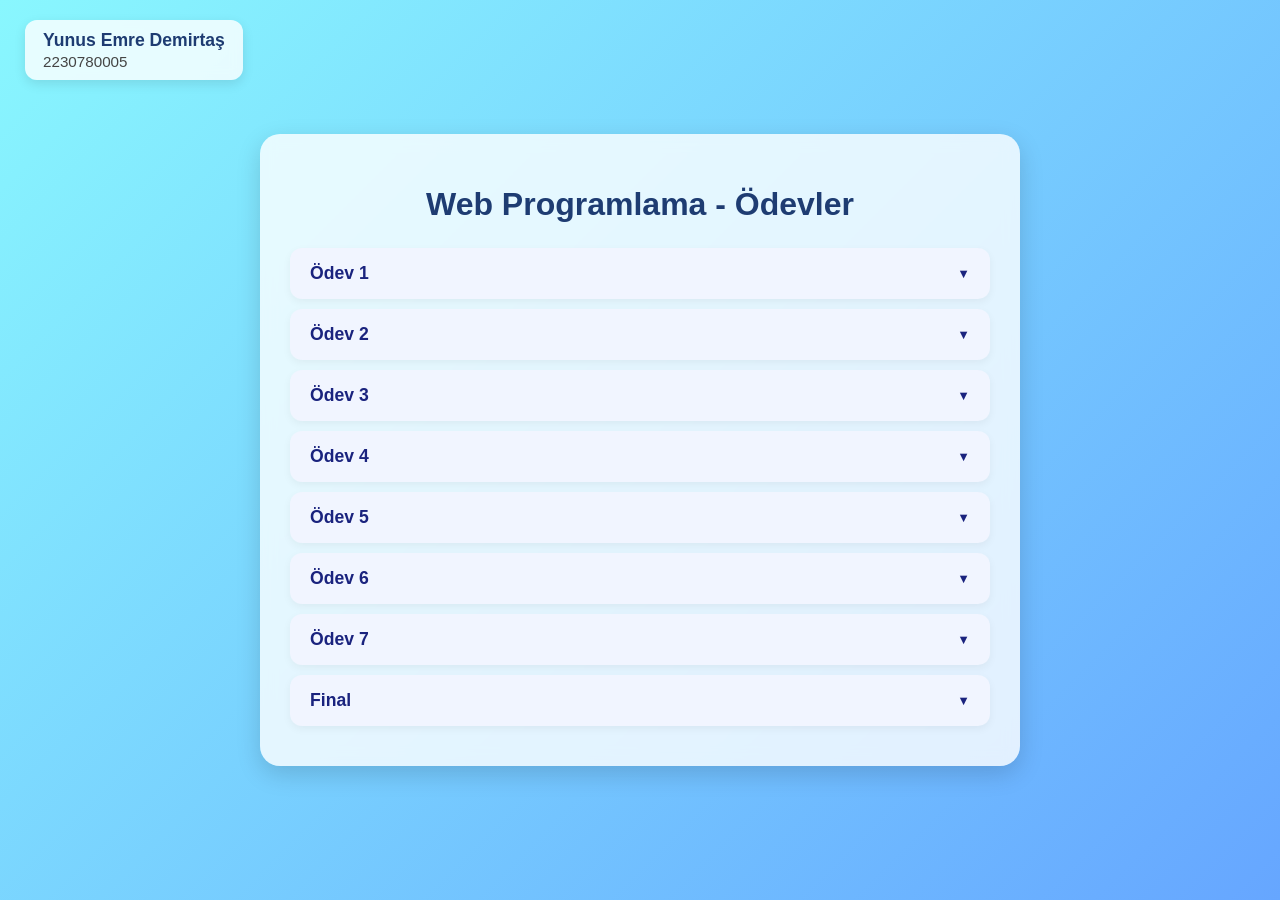
<file: index.html>
<!DOCTYPE html>
<html lang="tr">
<head>
  <meta charset="UTF-8">
  <meta name="viewport" content="width=device-width, initial-scale=1.0">
  <title>Web Programlama - Ödevler</title>
  <style>
    /* Genel görünüm */
    body {
      font-family: "Poppins", sans-serif;
      background: linear-gradient(135deg, #89f7fe, #66a6ff);
      min-height: 100vh;
      display: flex;
      justify-content: center;
      align-items: center;
      margin: 0;
      color: #333;
    }

    /* Sol üst köşe bilgi kutusu */
    .info-box {
      position: absolute;
      top: 20px;
      left: 25px;
      background-color: #ffffffcc;
      backdrop-filter: blur(6px);
      border-radius: 12px;
      padding: 10px 18px;
      box-shadow: 0 4px 12px rgba(0, 0, 0, 0.1);
      text-align: left;
    }

    .info-box h2 {
      margin: 0;
      font-size: 1.1rem;
      color: #1e3c72;
      font-weight: 600;
    }

    .info-box p {
      margin: 2px 0 0;
      font-size: 0.95rem;
      color: #444;
      font-weight: 500;
    }

    /* Kart kutusu */
    .container {
      background-color: #ffffffcc;
      backdrop-filter: blur(8px);
      width: 90%;
      max-width: 700px;
      border-radius: 20px;
      box-shadow: 0 8px 25px rgba(0, 0, 0, 0.15);
      padding: 30px;
      text-align: center;
    }

    h1 {
      color: #1e3c72;
      margin-bottom: 25px;
      font-weight: 700;
    }

    /* Accordion yapısı */
    details {
      background: #f1f5ff;
      border-radius: 12px;
      margin: 10px 0;
      padding: 15px 20px;
      box-shadow: 0 3px 8px rgba(0, 0, 0, 0.05);
      transition: all 0.3s ease;
      cursor: pointer;
    }

    details:hover {
      background: #e2ecff;
      transform: scale(1.01);
    }

    summary {
      font-size: 1.1rem;
      font-weight: 600;
      color: #1a237e;
      display: flex;
      justify-content: space-between;
      align-items: center;
      list-style: none;
    }

    summary::-webkit-details-marker {
      display: none;
    }

    details[open] summary::after {
      content: "▲";
      font-size: 0.8rem;
    }

    summary::after {
      content: "▼";
      font-size: 0.8rem;
    }

    /* Link butonu */
    a {
      display: inline-block;
      margin-top: 10px;
      text-decoration: none;
      color: #fff;
      background: linear-gradient(135deg, #667eea, #764ba2);
      padding: 10px 18px;
      border-radius: 8px;
      font-weight: 500;
      transition: all 0.3s ease;
    }

    a:hover {
      background: linear-gradient(135deg, #764ba2, #667eea);
      transform: translateY(-2px);
    }

    footer {
      margin-top: 20px;
      font-size: 0.9rem;
      color: #555;
    }
  </style>
</head>
<body>

  <!-- Sol üst köşe bilgi kutusu -->
  <div class="info-box">
    <h2>Yunus Emre Demirtaş</h2>
    <p>2230780005</p>
  </div>

  <div class="container">
    <h1>Web Programlama - Ödevler</h1>

    <details>
      <summary>Ödev 1</summary>
      <a href="https://yunusemre7895123-cmd.github.io/web311/%C3%B6dev1.html">Ödev Dosyalarına Git →</a>
    </details>

    <details>
      <summary>Ödev 2</summary>
      <a href="https://yunusemre7895123-cmd.github.io/web311/%C3%B6dev2.html">Ödev Dosyalarına Git →</a>
    </details>

   <details>
      <summary>Ödev 3</summary>
      <a href="https://yunusemre7895123-cmd.github.io/web311/%C3%B6dev3.html">Ödev Dosyalarına Git →</a>
    </details>


    <details>
      <summary>Ödev 4</summary>
      <a href="https://yunusemre7895123-cmd.github.io/web311/%C3%B6dev4.html">Ödev Dosyalarına Git →</a>
    </details>

    <details>
      <summary>Ödev 5</summary>
      <a href="https://yunusemre7895123-cmd.github.io/web311/%C3%B6dev5/%C3%B6dev5.html">Ödev Dosyalarına Git →</a>
    </details>

    <details>
      <summary>Ödev 6</summary>
      <a href="https://yunusemre7895123-cmd.github.io/web311/%C3%96dev6/index.html">Ödev Dosyalarına Git →</a>
    </details>
    <details>
      <summary>Ödev 7</summary>
      <a href="https://yunusemre7895123-cmd.github.io/web311/ödev7.php">Ödev Dosyalarına Git →</a>
    </details>
    <details>
      <summary>Final</summary>
      <a href="https://web311-kappa.vercel.app">Ödev Dosyalarına Git →</a>
    </details>
</file>
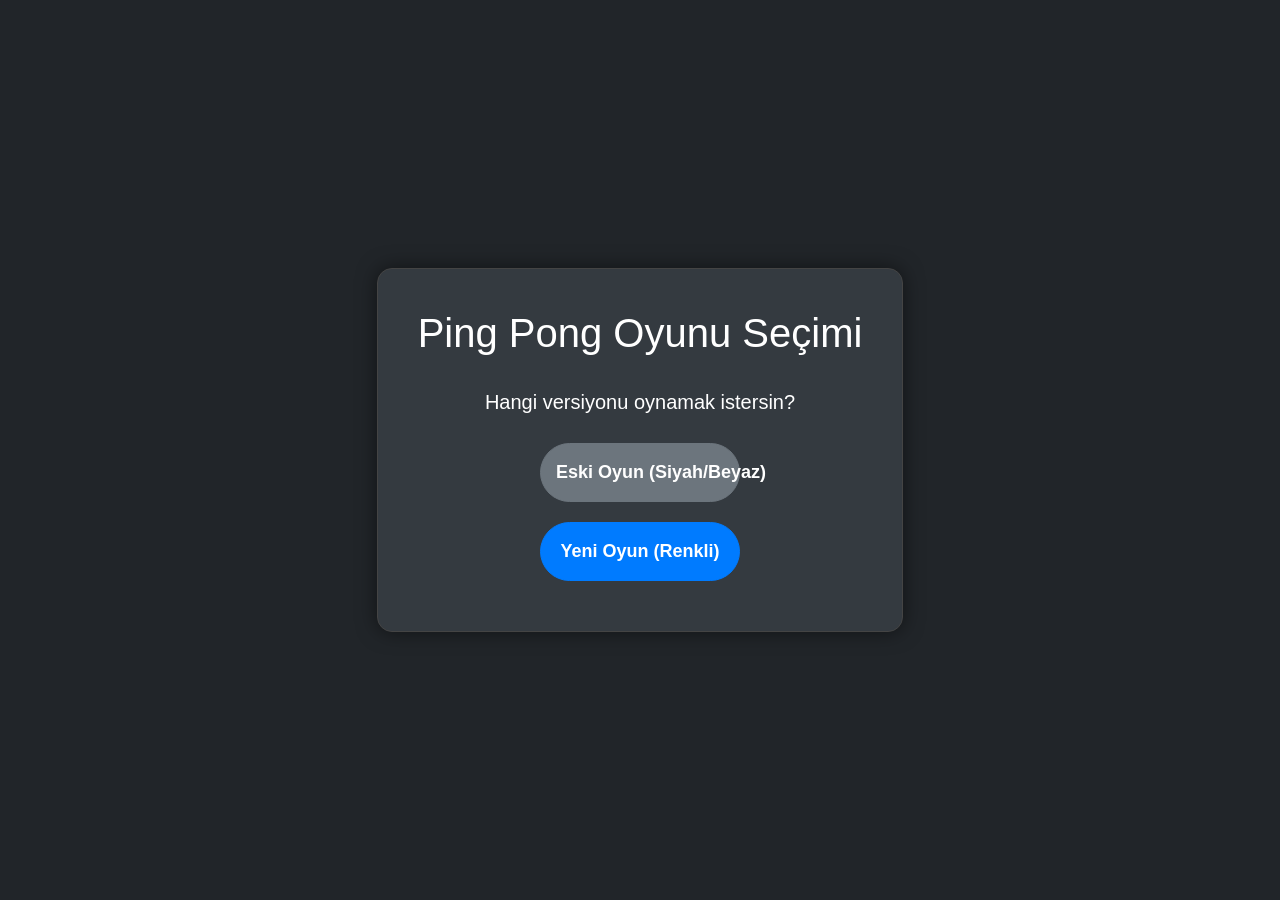
<file: Ödev6/index.html>
<!DOCTYPE html>
<html lang="tr">
<head>
    <meta charset="UTF-8">
    <meta name="viewport" content="width=device-width, initial-scale=1.0">
    <title>Talha - Ping Pong Game Versiyonları</title>
    <link rel="stylesheet" href="https://maxcdn.bootstrapcdn.com/bootstrap/4.0.0/css/bootstrap.min.css">
    <style>
        body {
            background-color: #212529; /* Koyu arka plan */
            color: white;
            display: flex;
            flex-direction: column;
            align-items: center;
            justify-content: center;
            height: 100vh;
            margin: 0;
            font-family: 'Arial', sans-serif;
        }
        .welcome-box {
            background-color: #343a40;
            padding: 40px;
            border-radius: 15px;
            text-align: center;
            box-shadow: 0 0 20px rgba(0,0,0,0.5);
            border: 1px solid #444;
        }
        h1 { margin-bottom: 30px; }
        .btn-game {
            width: 200px;
            padding: 15px;
            margin: 10px;
            font-size: 18px;
            font-weight: bold;
            border-radius: 50px;
            transition: transform 0.2s;
        }
        .btn-game:hover {
            transform: scale(1.05);
        }
    </style>
</head>
<body>

    <div class="welcome-box">
        <h1>Ping Pong Oyunu Seçimi</h1>
        <p class="lead">Hangi versiyonu oynamak istersin?</p>
        
        <a href="eski/index.html" class="btn btn-secondary btn-game">
            Eski Oyun (Siyah/Beyaz)
        </a>
        
        <br>

        <a href="yeni/index.html" class="btn btn-primary btn-game">
            Yeni Oyun (Renkli)
        </a>
    </div>

</body>
</html>
</file>
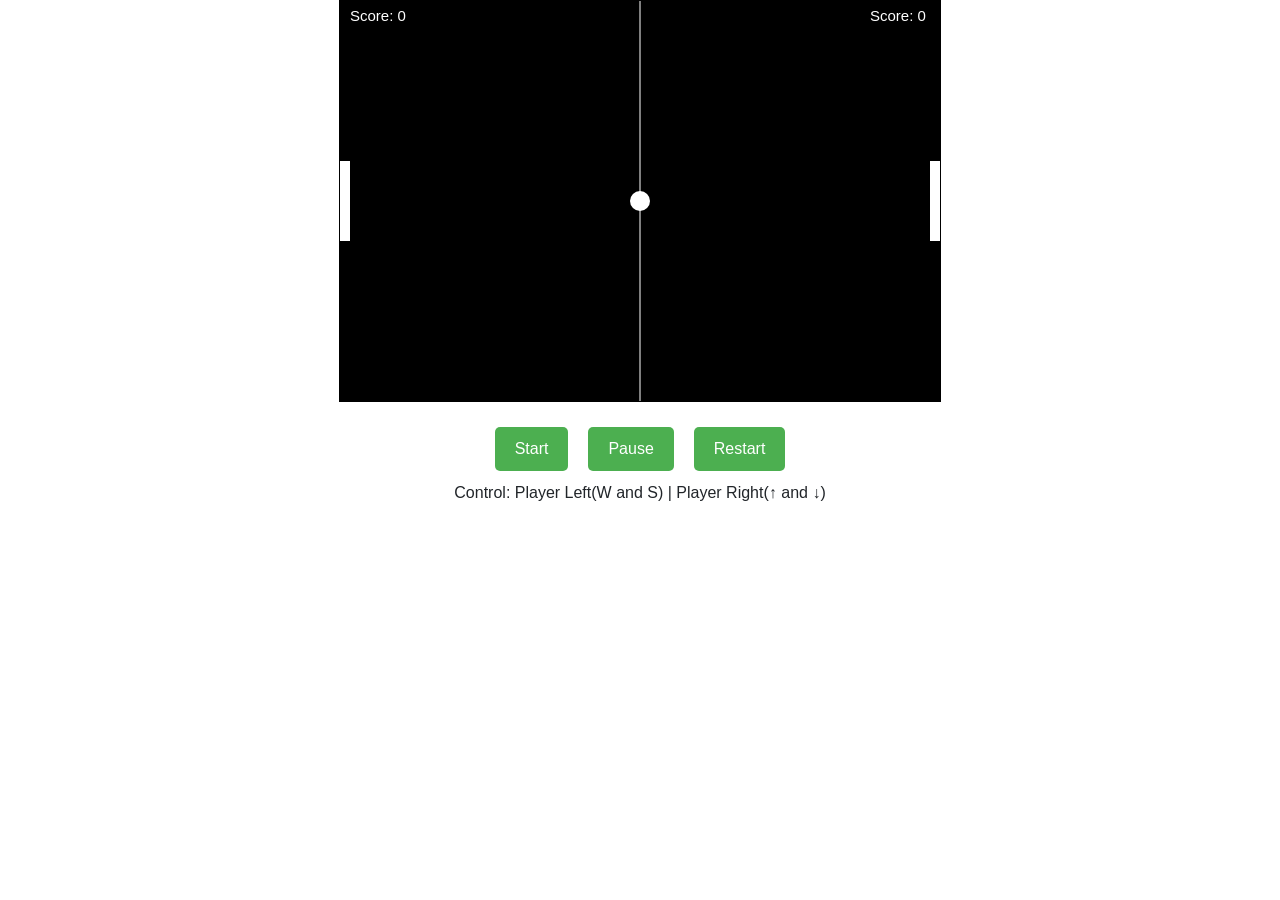
<file: Ödev6/eski/index.html>
<!DOCTYPE html>
<html>
  <head>
    <title>Talha - Ping Pong Game</title>
    <!-- Add the Bootstrap CSS file -->
    <link
      rel="stylesheet"
      href="https://maxcdn.bootstrapcdn.com/bootstrap/4.0.0/css/bootstrap.min.css"
    />

    <link rel="icon" href="https://i.ibb.co/M6KTWnf/pic.jpg" />

    <!-- 👇🏻👇🏻👇🏻👇🏻👇🏻👇🏻👇🏻👇🏻👇🏻👇🏻👇🏻👇🏻👇🏻👇🏻👇🏻👇🏻👇🏻👇🏻👇🏻👇🏻👇🏻👇🏻👇🏻👇🏻👇🏻👇🏻👇🏻👇🏻👇🏻👇🏻👇🏻👇🏻👇🏻👇🏻👇🏻👇🏻👇🏻👇🏻👇🏻👇🏻👇🏻👇🏻👇🏻-->
    <!-- Also uploaded the demo of this code in a gif : https://c.tenor.com/x8v1oNUOmg4AAAAd/tenor.gif-->
    <!-- 👆🏻👆🏻👆🏻👆🏻👆🏻👆🏻👆🏻👆🏻👆🏻👆🏻👆🏻👆🏻👆🏻👆🏻👆🏻👆🏻👆🏻👆🏻👆🏻👆🏻👆🏻👆🏻👆🏻👆🏻👆🏻👆🏻👆🏻👆🏻👆🏻👆🏻👆🏻👆🏻👆🏻👆🏻👆🏻👆🏻👆🏻👆🏻👆🏻👆🏻👆🏻👆🏻👆🏻-->

    <!-- 👇🏻👇🏻👇🏻👇🏻👇🏻👇🏻👇🏻👇🏻👇🏻👇🏻👇🏻👇🏻👇🏻👇🏻👇🏻👇🏻👇🏻👇🏻👇🏻👇🏻👇🏻👇🏻👇🏻👇🏻👇🏻👇🏻👇🏻👇🏻👇🏻👇🏻👇🏻👇🏻👇🏻👇🏻👇🏻👇🏻👇🏻👇🏻👇🏻👇🏻👇🏻👇🏻👇🏻-->
    <!-- More html-css-js Games Calculators Games Cards Elements Projects on https://www.github.com/he-is-talha -->
    <!-- 👆🏻👆🏻👆🏻👆🏻👆🏻👆🏻👆🏻👆🏻👆🏻👆🏻👆🏻👆🏻👆🏻👆🏻👆🏻👆🏻👆🏻👆🏻👆🏻👆🏻👆🏻👆🏻👆🏻👆🏻👆🏻👆🏻👆🏻👆🏻👆🏻👆🏻👆🏻👆🏻👆🏻👆🏻👆🏻👆🏻👆🏻👆🏻👆🏻👆🏻👆🏻👆🏻👆🏻-->

    <!-- Add the Bootstrap JavaScript file -->

    <link rel="stylesheet" href="style.css" />
    <style>
      canvas {
        border: 1px solid black;
      }
    </style>
  </head>
  <body>
    <div class="container">
      <canvas id="canvas" width="600" height="400"></canvas>
    </div>
    <div class="button">
      <button id="start-btn" class="btn">Start</button>
      <button id="pause-btn" class="btn">Pause</button>
      <button id="restart-btn" class="btn">Restart</button>
    </div>
    <p class="control">Control: Player Left(W and S) | Player Right(↑ and ↓)</p>
    <!-- Add a modal element with an ID -->
    <div class="modal" tabindex="-1" role="dialog" id="message-modal">
      <div class="modal-dialog" role="document">
        <div class="modal-content">
          <div class="modal-body">
            <h5 id="message"></h5>
          </div>
          <div class="modal-footer">
            <button
              type="button"
              id="message-modal-close"
              class="btn btn-secondary"
              data-dismiss="modal"
            >
              Close
            </button>
          </div>
        </div>
      </div>
    </div>

    <script src="https://code.jquery.com/jquery-3.6.0.min.js"></script>
    <script src="https://maxcdn.bootstrapcdn.com/bootstrap/4.0.0/js/bootstrap.min.js"></script>
    <script src="script.js"></script>
  </body>
</html>
</file>
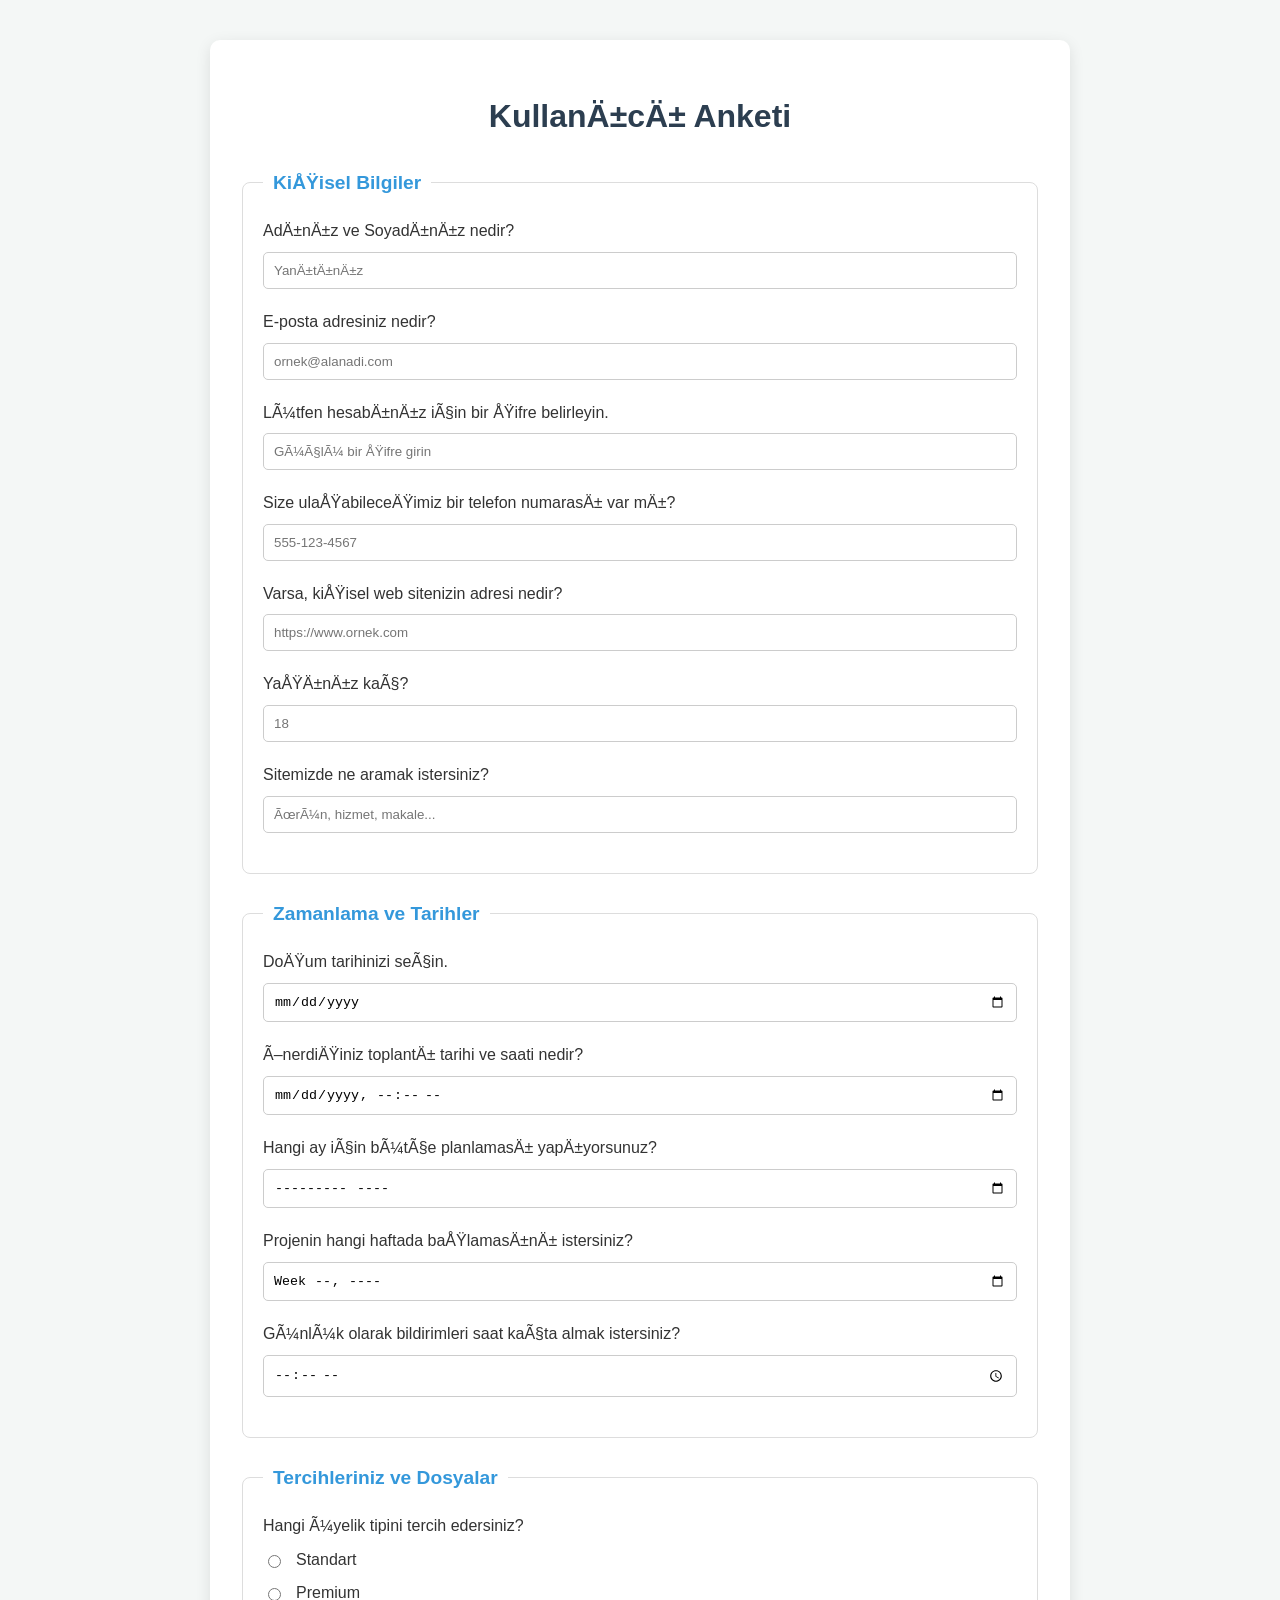
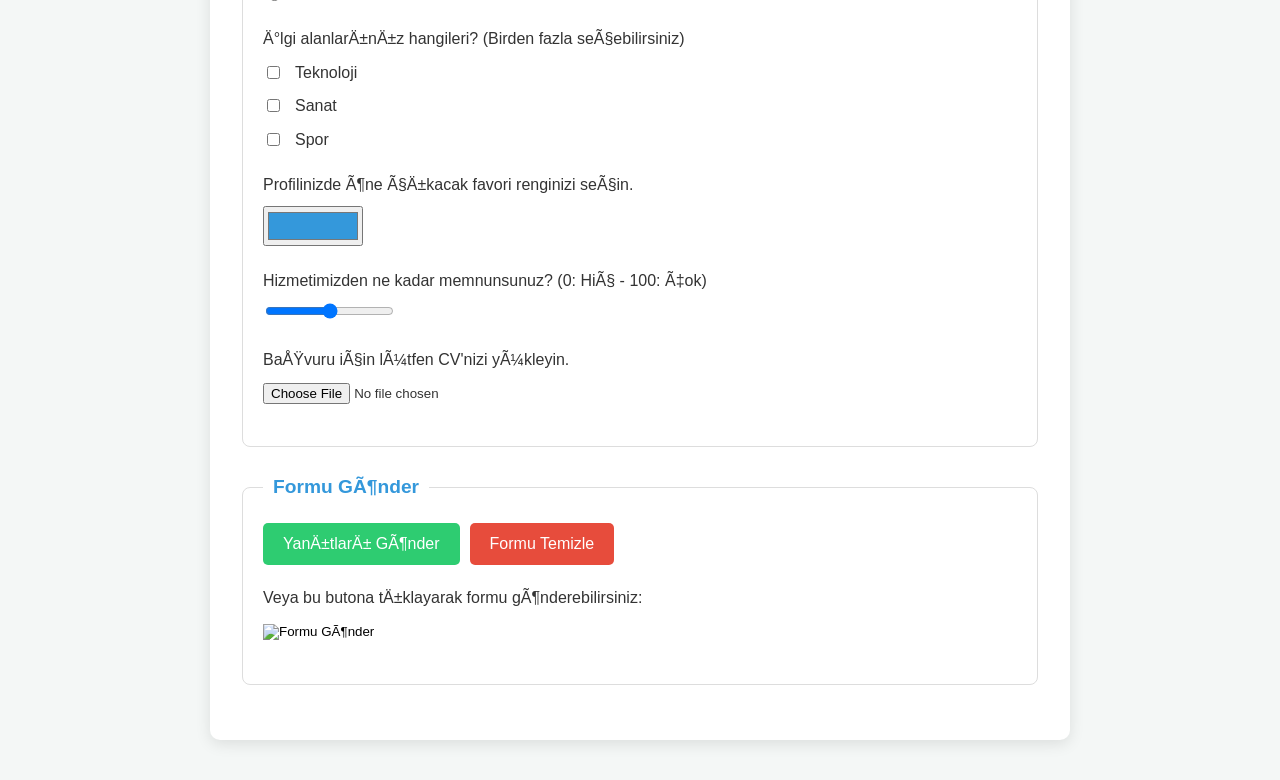
<file: ödev1.html>
<!DOCTYPE html>
<html lang="tr">
<head>
    <meta charset="UTF--8">
    <meta name="viewport" content="width=device-width, initial-scale=1.0">
    <title>Anket Formu | Tüm Input Türleri</title>
    <style>
        body {
            font-family: -apple-system, BlinkMacSystemFont, "Segoe UI", Roboto, Helvetica, Arial, sans-serif;
            background-color: #f4f7f6;
            color: #333;
            line-height: 1.6;
            margin: 0;
            padding: 20px;
        }

        .form-container {
            max-width: 800px;
            margin: 20px auto;
            padding: 30px;
            background-color: #ffffff;
            border-radius: 10px;
            box-shadow: 0 4px 15px rgba(0, 0, 0, 0.1);
        }

        h1 {
            text-align: center;
            color: #2c3e50;
            margin-bottom: 25px;
        }

        fieldset {
            border: 1px solid #ddd;
            border-radius: 8px;
            padding: 20px;
            margin-bottom: 25px;
        }

        legend {
            font-size: 1.2em;
            font-weight: 600;
            color: #3498db;
            padding: 0 10px;
        }
        
        .form-group {
            margin-bottom: 20px;
        }

        label {
            display: block;
            margin-bottom: 8px;
            font-weight: 500;
        }

        input[type="text"],
        input[type="password"],
        input[type="email"],
        input[type="number"],
        input[type="tel"],
        input[type="url"],
        input[type="search"],
        input[type="date"],
        input[type="time"],
        input[type="datetime-local"],
        input[type="month"],
        input[type="week"] {
            width: 100%;
            padding: 10px;
            border: 1px solid #ccc;
            border-radius: 5px;
            box-sizing: border-box;
            transition: border-color 0.3s;
        }
        
        input:focus {
            border-color: #3498db;
            outline: none;
            box-shadow: 0 0 5px rgba(52, 152, 219, 0.5);
        }
        
        .button-group {
            display: flex;
            gap: 10px;
            flex-wrap: wrap;
        }
        
        input[type="submit"],
        input[type="reset"],
        input[type="button"] {
            padding: 12px 20px;
            border: none;
            border-radius: 5px;
            color: white;
            font-size: 1em;
            cursor: pointer;
            transition: background-color 0.3s, transform 0.2s;
        }

        input[type="submit"] { background-color: #2ecc71; }
        input[type="reset"] { background-color: #e74c3c; }

        input[type="submit"]:hover { background-color: #27ae60; transform: translateY(-2px); }
        input[type="reset"]:hover { background-color: #c0392b; transform: translateY(-2px); }

        .choice-group {
            display: flex;
            align-items: center;
            gap: 10px;
            margin-bottom: 8px;
        }
        .choice-group label {
            margin-bottom: 0;
            font-weight: normal;
        }
        
        input[type="checkbox"], input[type="radio"]{
            margin-right: 5px;
        }
    </style>
</head>
<body>

    <div class="form-container">
        <h1>Kullanıcı Anketi</h1>
        <form action="#" method="post">

            <fieldset>
                <legend>Kişisel Bilgiler</legend>
                
                <div class="form-group">
                    <label for="text">Adınız ve Soyadınız nedir?</label>
                    <input type="text" id="text" name="ad_soyad" placeholder="Yanıtınız">
                </div>
                
                <div class="form-group">
                    <label for="email">E-posta adresiniz nedir?</label>
                    <input type="email" id="email" name="email" placeholder="ornek@alanadi.com" required>
                </div>

                <div class="form-group">
                    <label for="password">Lütfen hesabınız için bir şifre belirleyin.</label>
                    <input type="password" id="password" name="password" placeholder="Güçlü bir şifre girin">
                </div>
                
                <div class="form-group">
                    <label for="tel">Size ulaşabileceğimiz bir telefon numarası var mı?</label>
                    <input type="tel" id="tel" name="telefon" placeholder="555-123-4567">
                </div>
                
                <div class="form-group">
                    <label for="url">Varsa, kişisel web sitenizin adresi nedir?</label>
                    <input type="url" id="url" name="website" placeholder="https://www.ornek.com">
                </div>
                
                <div class="form-group">
                    <label for="number">Yaşınız kaç?</label>
                    <input type="number" id="number" name="yas" min="13" max="120" placeholder="18">
                </div>
                 <div class="form-group">
                    <label for="search">Sitemizde ne aramak istersiniz?</label>
                    <input type="search" id="search" name="arama" placeholder="Ürün, hizmet, makale...">
                </div>
            </fieldset>

            <fieldset>
                <legend>Zamanlama ve Tarihler</legend>
                
                <div class="form-group">
                    <label for="date">Doğum tarihinizi seçin.</label>
                    <input type="date" id="date" name="dogum_tarihi">
                </div>
                
                <div class="form-group">
                    <label for="datetime-local">Önerdiğiniz toplantı tarihi ve saati nedir?</label>
                    <input type="datetime-local" id="datetime-local" name="toplanti_zamani">
                </div>
                
                <div class="form-group">
                    <label for="month">Hangi ay için bütçe planlaması yapıyorsunuz?</label>
                    <input type="month" id="month" name="butce_ayi">
                </div>
                
                <div class="form-group">
                    <label for="week">Projenin hangi haftada başlamasını istersiniz?</label>
                    <input type="week" id="week" name="proje_haftasi">
                </div>

                 <div class="form-group">
                    <label for="time">Günlük olarak bildirimleri saat kaçta almak istersiniz?</label>
                    <input type="time" id="time" name="bildirim_saati">
                </div>
            </fieldset>

            <fieldset>
                <legend>Tercihleriniz ve Dosyalar</legend>

                <div class="form-group">
                    <label>Hangi üyelik tipini tercih edersiniz?</label>
                    <div class="choice-group">
                        <input type="radio" id="standart" name="uyelik" value="standart">
                        <label for="standart">Standart</label>
                    </div>
                     <div class="choice-group">
                        <input type="radio" id="premium" name="uyelik" value="premium">
                        <label for="premium">Premium</label>
                    </div>
                </div>

                <div class="form-group">
                    <label>İlgi alanlarınız hangileri? (Birden fazla seçebilirsiniz)</label>
                    <div class="choice-group">
                        <input type="checkbox" id="teknoloji" name="ilgi" value="teknoloji">
                        <label for="teknoloji">Teknoloji</label>
                    </div>
                    <div class="choice-group">
                        <input type="checkbox" id="sanat" name="ilgi" value="sanat">
                        <label for="sanat">Sanat</label>
                    </div>
                    <div class="choice-group">
                        <input type="checkbox" id="spor" name="ilgi" value="spor">
                        <label for="spor">Spor</label>
                    </div>
                </div>

                <div class="form-group">
                    <label for="color">Profilinizde öne çıkacak favori renginizi seçin.</label>
                    <input type="color" id="color" name="favori_renk" value="#3498db" style="width: 100px; height: 40px;">
                </div>

                <div class="form-group">
                    <label for="range">Hizmetimizden ne kadar memnunsunuz? (0: Hiç - 100: Çok)</label>
                    <input type="range" id="range" name="memnuniyet" min="0" max="100" step="1">
                </div>
                
                <div class="form-group">
                    <label for="file">Başvuru için lütfen CV'nizi yükleyin.</label>
                    <input type="file" id="file" name="cv_dosyasi" accept=".pdf,.doc,.docx">
                </div>
            </fieldset>

            <fieldset>
                <legend>Formu Gönder</legend>
                <input type="hidden" name="form_id" value="anket_v1">
                <div class="button-group">
                    <input type="submit" value="Yanıtları Gönder">
                    <input type="reset" value="Formu Temizle">
                </div>
                <div class="form-group" style="margin-top:20px;">
                    <label for="image-button">Veya bu butona tıklayarak formu gönderebilirsiniz:</label>
                    <input type="image" id="image-button" src="https://via.placeholder.com/120x45.png?text=Gönder" alt="Formu Gönder">
                </div>
            </fieldset>

        </form>
    </div>

</body>
</html>
</file>
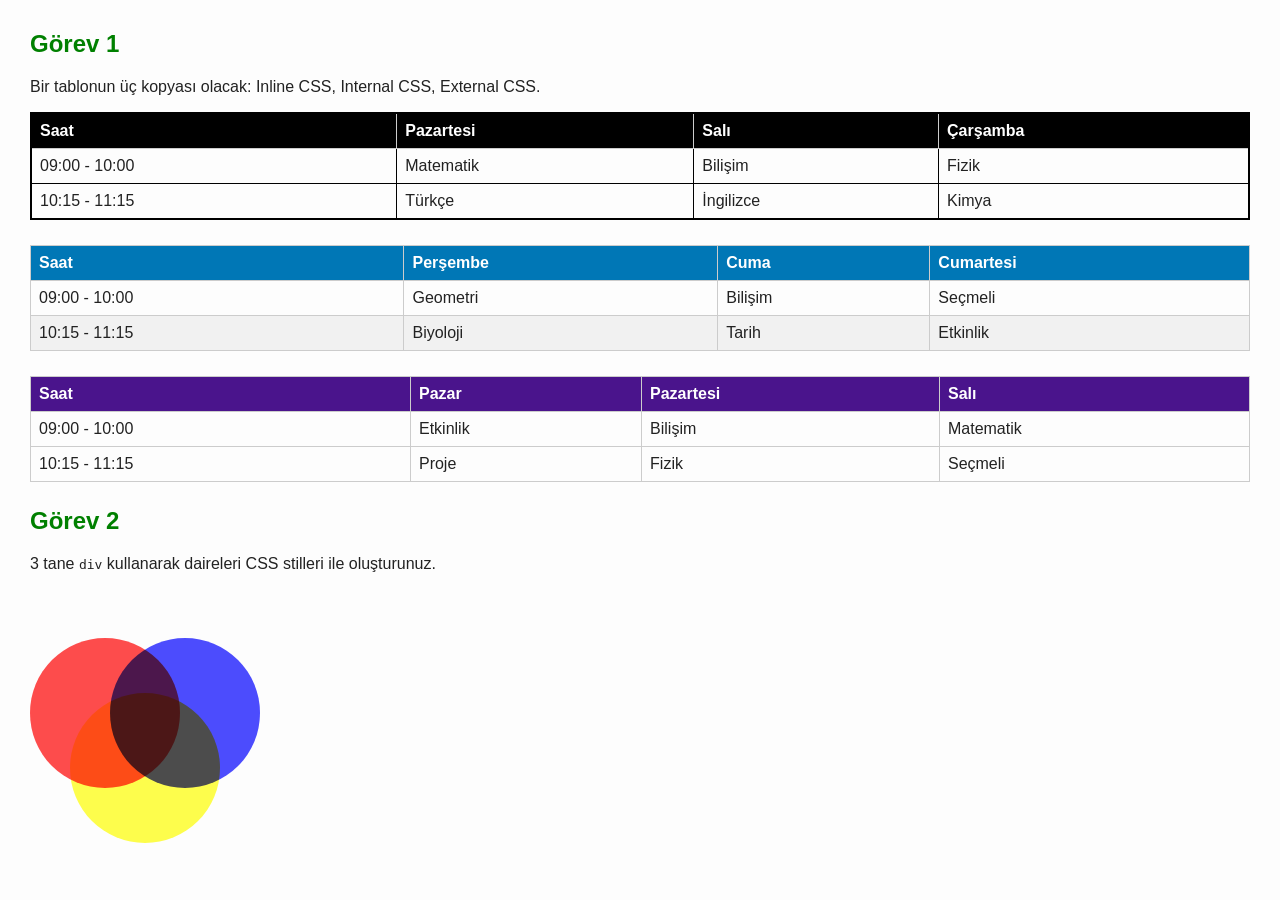
<file: ödev2.html>
<!DOCTYPE html>
<html lang="tr">
<head>
<meta charset="UTF-8">
<meta name="viewport" content="width=device-width, initial-scale=1.0">
<title>Lab Görevi</title>

<!-- INTERNAL CSS -->
<style>
body {
  font-family: Arial, sans-serif;
  margin: 30px;
  background-color: #fdfdfd;
  color: #222;
}

h2 {
  color: #008000;
}

table {
  width: 100%;
  border-collapse: collapse;
  margin-bottom: 25px;
}

th, td {
  padding: 8px;
  border: 1px solid #ccc;
  text-align: left;
}

thead {
  background-color: #444;
  color: white;
}

/* Internal CSS tablo (2. kopya) */
.internal th {
  background-color: #0077b6;
}
.internal tr:nth-child(even) {
  background-color: #f1f1f1;
}

/* External CSS tablo (3. kopya) */
.external th {
  background-color: #4a148c;
}
.external tr:hover {
  background-color: #fce4ec;
}

/* Görev 2 için daireler */
.venn {
  position: relative;
  width: 300px;
  height: 200px;
  margin-top: 40px;
}

.circle {
  width: 150px;
  height: 150px;
  border-radius: 50%;
  opacity: 0.7;
  position: absolute;
  mix-blend-mode: multiply;
}

.c1 { background-color: red; left: 0; top: 25px; }
.c2 { background-color: blue; left: 80px; top: 25px; }
.c3 { background-color: yellow; left: 40px; top: 80px; }
</style>
</head>
<body>

<!-- GÖREV 1 -->
<h2>Görev 1</h2>
<p>Bir tablonun üç kopyası olacak: Inline CSS, Internal CSS, External CSS.</p>

<!-- 1. Kopya: Inline CSS -->
<table style="border:2px solid #000;">
  <thead>
    <tr style="background:#000; color:#fff;">
      <th>Saat</th>
      <th>Pazartesi</th>
      <th>Salı</th>
      <th>Çarşamba</th>
    </tr>
  </thead>
  <tbody>
    <tr>
      <td style="border:1px solid #000;">09:00 - 10:00</td>
      <td style="border:1px solid #000;">Matematik</td>
      <td style="border:1px solid #000;">Bilişim</td>
      <td style="border:1px solid #000;">Fizik</td>
    </tr>
    <tr>
      <td style="border:1px solid #000;">10:15 - 11:15</td>
      <td style="border:1px solid #000;">Türkçe</td>
      <td style="border:1px solid #000;">İngilizce</td>
      <td style="border:1px solid #000;">Kimya</td>
    </tr>
  </tbody>
</table>

<!-- 2. Kopya: Internal CSS -->
<table class="internal">
  <thead>
    <tr>
      <th>Saat</th>
      <th>Perşembe</th>
      <th>Cuma</th>
      <th>Cumartesi</th>
    </tr>
  </thead>
  <tbody>
    <tr>
      <td>09:00 - 10:00</td>
      <td>Geometri</td>
      <td>Bilişim</td>
      <td>Seçmeli</td>
    </tr>
    <tr>
      <td>10:15 - 11:15</td>
      <td>Biyoloji</td>
      <td>Tarih</td>
      <td>Etkinlik</td>
    </tr>
  </tbody>
</table>

<!-- 3. Kopya: External CSS -->
<table class="external" id="external-table">
  <thead>
    <tr>
      <th>Saat</th>
      <th>Pazar</th>
      <th>Pazartesi</th>
      <th>Salı</th>
    </tr>
  </thead>
  <tbody>
    <tr>
      <td>09:00 - 10:00</td>
      <td>Etkinlik</td>
      <td>Bilişim</td>
      <td>Matematik</td>
    </tr>
    <tr>
      <td>10:15 - 11:15</td>
      <td>Proje</td>
      <td>Fizik</td>
      <td>Seçmeli</td>
    </tr>
  </tbody>
</table>

<!-- GÖREV 2 -->
<h2>Görev 2</h2>
<p>3 tane <code>div</code> kullanarak daireleri CSS stilleri ile oluşturunuz.</p>

<div class="venn">
  <div class="circle c1"></div>
  <div class="circle c2"></div>
  <div class="circle c3"></div>
</div>

</body>
</html>
</file>
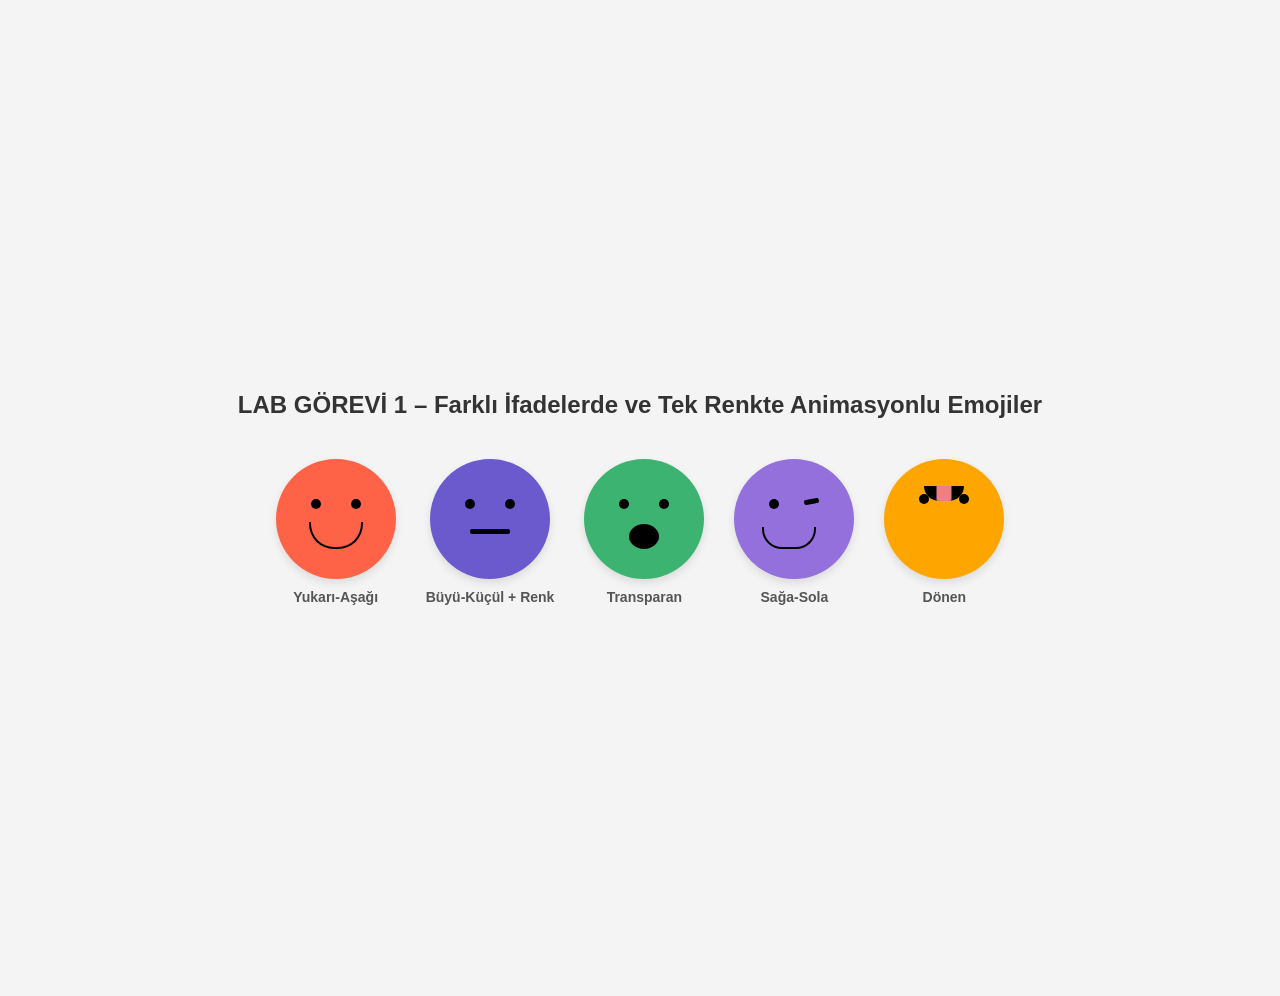
<file: ödev3.html>
<!DOCTYPE html>
<html lang="tr">
<head>
    <meta charset="UTF-8">
    <meta name="viewport" content="width=device-width, initial-scale=1.0">
    <title>Lab Görevi 1 - Farklı Animasyonlu Emojiler</title>
    <style>
        body {
            font-family: Arial, sans-serif;
            padding: 40px;
            background-color: #f4f4f4;
            display: flex;
            flex-direction: column;
            align-items: center;
            min-height: 100vh;
            justify-content: center;
        }

        h2 {
            color: #333;
            margin-bottom: 40px;
        }

        .container {
            display: flex;
            gap: 30px; /* Emojiler arasında boşluk */
            flex-wrap: wrap; /* Küçük ekranlarda alt alta gelmeleri için */
            justify-content: center;
        }

        /* Emoji kutularının temel stili */
        .emoji-wrapper {
            display: flex;
            flex-direction: column;
            align-items: center;
            margin-bottom: 20px;
        }

        .emoji {
            width: 120px;
            height: 120px;
            border-radius: 50%;
            box-shadow: 0 4px 8px rgba(0, 0, 0, 0.1);
            position: relative;
            display: flex;
            justify-content: center;
            align-items: center;
        }

        .eye {
            width: 10px;
            height: 10px;
            background-color: black;
            border-radius: 50%;
            position: absolute; /* Gözlerin konumunu kolaylaştırmak için */
        }

        .mouth {
            background-color: black;
            position: absolute;
        }

        .label {
            margin-top: 10px;
            font-size: 14px;
            color: #555;
            font-weight: bold;
        }

        /* --- Emoji Renkleri --- */
        .emoji.red { background-color: #ff6347; } /* Domates Kırmızısı */
        .emoji.blue { background-color: #6a5acd; } /* Mavi Mor */
        .emoji.green { background-color: #3cb371; } /* Deniz Yeşili */
        .emoji.purple { background-color: #9370db; } /* Orta Mor */
        .emoji.orange { background-color: #ffa500; } /* Turuncu */


        /* --- Emoji İfadeleri ve Konumları --- */

        /* 1. Yukarı-Aşağı (Mutlu, Gülen Yüz) */
        .emoji.happy .eye-left { top: 40px; left: 35px; }
        .emoji.happy .eye-right { top: 40px; right: 35px; }
        .emoji.happy .mouth {
            bottom: 30px;
            width: 50px;
            height: 25px;
            border-radius: 0 0 25px 25px;
            border: 2px solid black;
            border-top: none;
            background-color: transparent; /* Ağzın içi boş */
        }

        /* 2. Büyü-Küçül + Renk (Düz, Nötr Yüz) */
        .emoji.neutral .eye-left { top: 40px; left: 35px; }
        .emoji.neutral .eye-right { top: 40px; right: 35px; }
        .emoji.neutral .mouth {
            bottom: 45px;
            width: 40px;
            height: 5px;
            border-radius: 2px;
        }

        /* 3. Transparan (Şaşkın, Açık Ağızlı Yüz) */
        .emoji.surprised .eye-left { top: 40px; left: 35px; }
        .emoji.surprised .eye-right { top: 40px; right: 35px; }
        .emoji.surprised .mouth {
            bottom: 30px;
            width: 30px;
            height: 25px;
            border-radius: 50%; /* O harfi gibi bir ağız */
        }

        /* 4. Sağa-Sola (Göz Kırpan Yüz) */
        .emoji.wink .eye-left { top: 40px; left: 35px; }
        .emoji.wink .eye-right {
            top: 40px;
            right: 35px;
            width: 15px; /* Kırpılmış göz daha geniş */
            height: 5px;
            border-radius: 2px; /* Düz çizgi gibi */
            transform: rotate(-10deg); /* Hafif açılı */
        }
        .emoji.wink .mouth {
            bottom: 30px;
            width: 50px;
            height: 20px;
            border-radius: 0 0 20px 20px;
            border: 2px solid black;
            border-top: none;
            background-color: transparent;
            transform: translateX(-5px); /* Hafif yana kaydır */
        }

        /* 5. Dönen (Dil Çıkaran Yüz) */
        .emoji.tongue-out .eye-left { top: 35px; left: 35px; }
        .emoji.tongue-out .eye-right { top: 35px; right: 35px; }
        .emoji.tongue-out .mouth {
            bottom: 25px;
            width: 40px;
            height: 15px;
            border-radius: 0 0 15px 15px;
            background-color: black;
            position: relative; /* Dil için */
            overflow: hidden; /* Dilin dışarı taşmasını engelle */
        }
        .emoji.tongue-out .mouth::after {
            content: '';
            position: absolute;
            bottom: -5px; /* Ağızdan aşağı sarkacak şekilde */
            left: 50%;
            transform: translateX(-50%);
            width: 15px;
            height: 20px;
            background-color: #f08080; /* Dil rengi */
            border-radius: 0 0 10px 10px;
            z-index: 1;
        }

        /* --- Animasyonlar --- */

        /* 1. Yukarı-aşağı gidip gelen */
        .emoji.up-down-anim {
            animation: moveUpDown 2s infinite alternate ease-in-out;
        }

        @keyframes moveUpDown {
            from { transform: translateY(0); }
            to { transform: translateY(30px); }
        }

        /* 2. Büyüyüp küçülen ve rengi değişen */
        .emoji.grow-color-anim {
            animation: growAndChangeColor 3s infinite alternate ease-in-out;
        }

        @keyframes growAndChangeColor {
            from {
                transform: scale(1);
                background-color: #6a5acd; /* Başlangıç mavi */
            }
            to {
                transform: scale(1.3); /* 1.3 kat büyü */
                background-color: #3cb371; /* Yeşilimsi */
            }
        }

        /* 3. Transparan değeri artan ve azalan (Fade in/out) */
        .emoji.fade-anim {
            animation: fadeInOut 2s infinite alternate ease-in-out;
        }

        @keyframes fadeInOut {
            from { opacity: 1; }
            to { opacity: 0.1; }
        }

        /* 4. Sağa-sola giden gelen */
        .emoji.left-right-anim {
            animation: moveLeftRight 3s infinite alternate ease-in-out;
        }

        @keyframes moveLeftRight {
            from { transform: translateX(0); }
            to { transform: translateX(60px); } /* 60px sağa git */
        }

        /* 5. Dönen */
        .emoji.rotate-anim {
            animation: spin 4s infinite linear;
        }

        @keyframes spin {
            from { transform: rotate(0deg); }
            to { transform: rotate(360deg); }
        }

    </style>
</head>
<body>

    <h2>LAB GÖREVİ 1 – Farklı İfadelerde ve Tek Renkte Animasyonlu Emojiler</h2>

    <div class="container">
        <div class="emoji-wrapper">
            <div class="emoji red happy up-down-anim">
                <div class="eye eye-left"></div>
                <div class="eye eye-right"></div>
                <div class="mouth"></div>
            </div>
            <span class="label">Yukarı-Aşağı</span>
        </div>

        <div class="emoji-wrapper">
            <div class="emoji blue neutral grow-color-anim">
                <div class="eye eye-left"></div>
                <div class="eye eye-right"></div>
                <div class="mouth"></div>
            </div>
            <span class="label">Büyü-Küçül + Renk</span>
        </div>

        <div class="emoji-wrapper">
            <div class="emoji green surprised fade-anim">
                <div class="eye eye-left"></div>
                <div class="eye eye-right"></div>
                <div class="mouth"></div>
            </div>
            <span class="label">Transparan</span>
        </div>

        <div class="emoji-wrapper">
            <div class="emoji purple wink left-right-anim">
                <div class="eye eye-left"></div>
                <div class="eye eye-right"></div>
                <div class="mouth"></div>
            </div>
            <span class="label">Sağa-Sola</span>
        </div>

        <div class="emoji-wrapper">
            <div class="emoji orange tongue-out rotate-anim">
                <div class="eye eye-left"></div>
                <div class="eye eye-right"></div>
                <div class="mouth"></div>
            </div>
            <span class="label">Dönen</span>
        </div>
    </div>

</body>
</html>
</file>
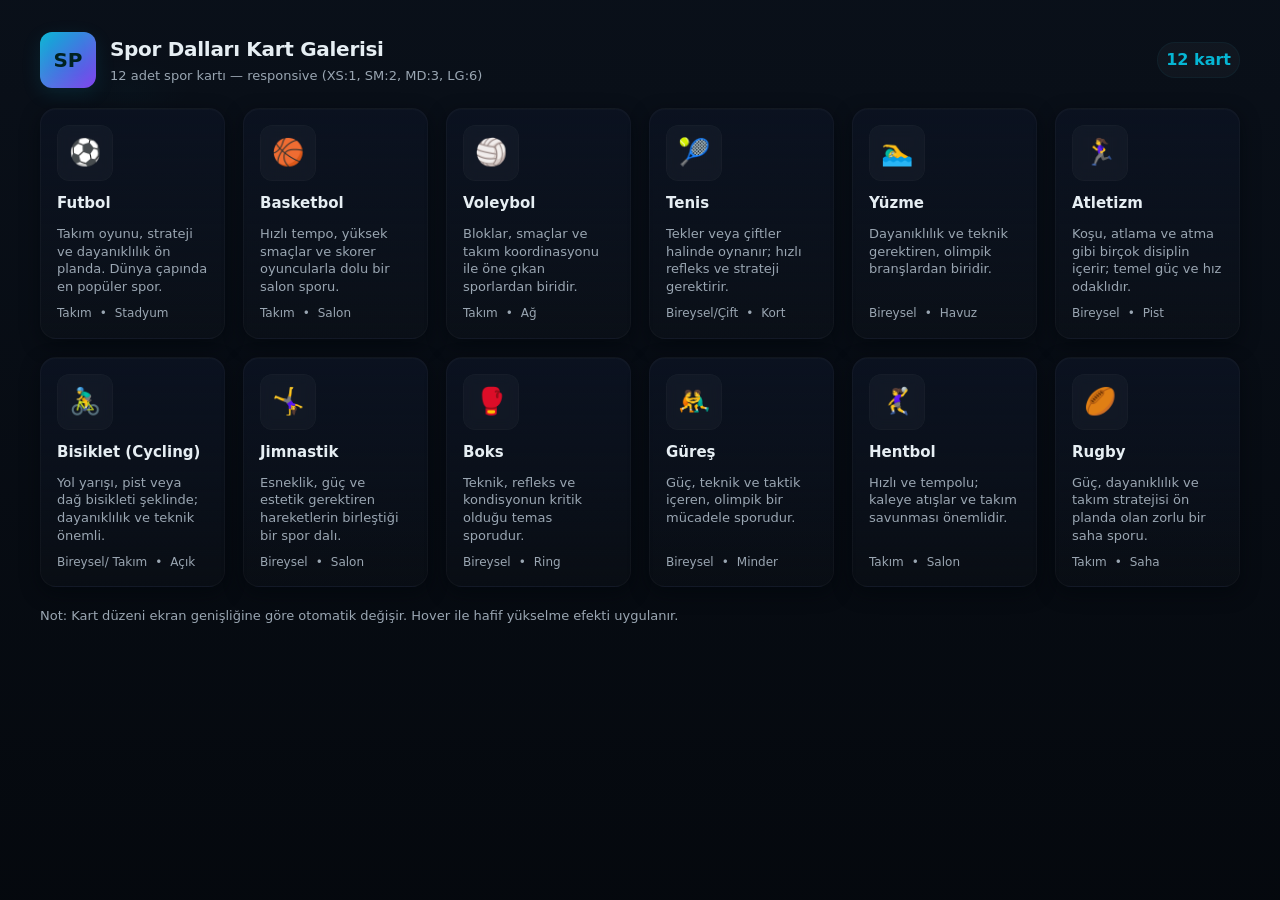
<file: ödev4.html>
<!doctype html>
<html lang="tr">
<head>
<meta charset="utf-8" />
<meta name="viewport" content="width=device-width,initial-scale=1" />
<title>Spor Dalları - Kart Galerisi</title>
<style>
  :root{
    --bg:#0f1724;
    --card:#0b1220;
    --accent:#06b6d4;
    --muted:#9aa6b2;
    --glass: rgba(255,255,255,0.03);
    --card-radius:16px;
  }

  /* Basit reset */
  *{box-sizing:border-box;margin:0;padding:0}
  html,body{height:100%}
  body{
    font-family: Inter, ui-sans-serif, system-ui, -apple-system, "Segoe UI", Roboto, "Helvetica Neue", Arial;
    background:
      linear-gradient(180deg, rgba(6,11,18,0.6), rgba(3,6,10,0.85)),
      radial-gradient(600px 300px at 10% 10%, rgba(6,182,212,0.06), transparent 10%),
      var(--bg);
    color:#e6eef3;
    -webkit-font-smoothing:antialiased;
    line-height:1.35;
    padding:32px;
  }

  .wrap{
    max-width:1200px;
    margin:0 auto;
  }

  header{
    display:flex;
    align-items:center;
    justify-content:space-between;
    gap:16px;
    margin-bottom:20px;
  }

  .title{
    display:flex;
    gap:14px;
    align-items:center;
  }
  .logo{
    width:56px;height:56px;border-radius:12px;
    background:linear-gradient(135deg,var(--accent),#7c3aed);
    display:grid;place-items:center;font-weight:700;font-size:20px;color:#022;
    box-shadow:0 6px 20px rgba(6,182,212,0.12), inset 0 -6px 18px rgba(255,255,255,0.06);
  }
  h1{font-size:20px;letter-spacing:-0.3px}
  p.lead{color:var(--muted);font-size:13px;margin-top:4px}

  /* Grid - responsive: XS 1, SM 2, MD 3, LG 6 */
  .grid{
    display:grid;
    grid-template-columns:repeat(1,1fr);
    gap:18px;
    margin-top:18px;
  }

  @media (min-width:576px){ /* SM */
    .grid{grid-template-columns:repeat(2,1fr)}
  }
  @media (min-width:768px){ /* MD */
    .grid{grid-template-columns:repeat(3,1fr)}
  }
  @media (min-width:1200px){ /* LG */
    .grid{grid-template-columns:repeat(6,1fr)}
  }

  .card{
    background:linear-gradient(180deg,var(--card), rgba(255,255,255,0.01));
    border-radius:var(--card-radius);
    padding:16px;
    box-shadow: 0 6px 18px rgba(2,6,12,0.6), 0 1px 0 rgba(255,255,255,0.02) inset;
    border:1px solid rgba(255,255,255,0.03);
    transition:transform .22s cubic-bezier(.2,.9,.2,1), box-shadow .22s;
    display:flex;
    flex-direction:column;
    gap:10px;
    min-height:120px;
  }

  .card:hover{
    transform:translateY(-8px) scale(1.01);
    box-shadow: 0 20px 40px rgba(2,6,12,0.7), 0 2px 0 rgba(255,255,255,0.03) inset;
  }

  .icon{
    width:56px;height:56px;border-radius:12px;
    display:grid;place-items:center;font-size:26px;
    background:var(--glass);backdrop-filter: blur(6px);
    border:1px solid rgba(255,255,255,0.02);
    align-self:flex-start;
  }

  .card h3{
    font-size:15px;margin-top:2px;
  }
  .card p{
    font-size:13px;color:var(--muted);margin-top:2px;
    flex:1;
  }

  .meta{
    display:flex;gap:8px;align-items:center;font-size:12px;color:var(--muted);
  }

  /* small badge */
  .badge{
    padding:6px 8px;border-radius:999px;background:rgba(255,255,255,0.03);
    font-weight:600;color:var(--accent);border:1px solid rgba(6,182,212,0.06);
  }

  /* footer note */
  .note{margin-top:20px;color:var(--muted);font-size:13px}
</style>
</head>
<body>
  <div class="wrap">
    <header>
      <div class="title">
        <div class="logo">SP</div>
        <div>
          <h1>Spor Dalları Kart Galerisi</h1>
          <p class="lead">12 adet spor kartı — responsive (XS:1, SM:2, MD:3, LG:6)</p>
        </div>
      </div>
      <div class="badge">12 kart</div>
    </header>

    <main>
      <section class="grid">
        <!-- 1 -->
        <article class="card" aria-labelledby="c1">
          <div class="icon" aria-hidden="true">⚽</div>
          <h3 id="c1">Futbol</h3>
          <p>Takım oyunu, strateji ve dayanıklılık ön planda. Dünya çapında en popüler spor.</p>
          <div class="meta"><span>Takım</span><span>•</span><span>Stadyum</span></div>
        </article>

        <!-- 2 -->
        <article class="card" aria-labelledby="c2">
          <div class="icon" aria-hidden="true">🏀</div>
          <h3 id="c2">Basketbol</h3>
          <p>Hızlı tempo, yüksek smaçlar ve skorer oyuncularla dolu bir salon sporu.</p>
          <div class="meta"><span>Takım</span><span>•</span><span>Salon</span></div>
        </article>

        <!-- 3 -->
        <article class="card" aria-labelledby="c3">
          <div class="icon" aria-hidden="true">🏐</div>
          <h3 id="c3">Voleybol</h3>
          <p>Bloklar, smaçlar ve takım koordinasyonu ile öne çıkan sporlardan biridir.</p>
          <div class="meta"><span>Takım</span><span>•</span><span>Ağ</span></div>
        </article>

        <!-- 4 -->
        <article class="card" aria-labelledby="c4">
          <div class="icon" aria-hidden="true">🎾</div>
          <h3 id="c4">Tenis</h3>
          <p>Tekler veya çiftler halinde oynanır; hızlı refleks ve strateji gerektirir.</p>
          <div class="meta"><span>Bireysel/Çift</span><span>•</span><span>Kort</span></div>
        </article>

        <!-- 5 -->
        <article class="card" aria-labelledby="c5">
          <div class="icon" aria-hidden="true">🏊‍♂️</div>
          <h3 id="c5">Yüzme</h3>
          <p>Dayanıklılık ve teknik gerektiren, olimpik branşlardan biridir.</p>
          <div class="meta"><span>Bireysel</span><span>•</span><span>Havuz</span></div>
        </article>

        <!-- 6 -->
        <article class="card" aria-labelledby="c6">
          <div class="icon" aria-hidden="true">🏃‍♀️</div>
          <h3 id="c6">Atletizm</h3>
          <p>Koşu, atlama ve atma gibi birçok disiplin içerir; temel güç ve hız odaklıdır.</p>
          <div class="meta"><span>Bireysel</span><span>•</span><span>Pist</span></div>
        </article>

        <!-- 7 -->
        <article class="card" aria-labelledby="c7">
          <div class="icon" aria-hidden="true">🚴‍♂️</div>
          <h3 id="c7">Bisiklet (Cycling)</h3>
          <p>Yol yarışı, pist veya dağ bisikleti şeklinde; dayanıklılık ve teknik önemli.</p>
          <div class="meta"><span>Bireysel/ Takım</span><span>•</span><span>Açık</span></div>
        </article>

        <!-- 8 -->
        <article class="card" aria-labelledby="c8">
          <div class="icon" aria-hidden="true">🤸‍♀️</div>
          <h3 id="c8">Jimnastik</h3>
          <p>Esneklik, güç ve estetik gerektiren hareketlerin birleştiği bir spor dalı.</p>
          <div class="meta"><span>Bireysel</span><span>•</span><span>Salon</span></div>
        </article>

        <!-- 9 -->
        <article class="card" aria-labelledby="c9">
          <div class="icon" aria-hidden="true">🥊</div>
          <h3 id="c9">Boks</h3>
          <p>Teknik, refleks ve kondisyonun kritik olduğu temas sporudur.</p>
          <div class="meta"><span>Bireysel</span><span>•</span><span>Ring</span></div>
        </article>

        <!-- 10 -->
        <article class="card" aria-labelledby="c10">
          <div class="icon" aria-hidden="true">🤼‍♂️</div>
          <h3 id="c10">Güreş</h3>
          <p>Güç, teknik ve taktik içeren, olimpik bir mücadele sporudur.</p>
          <div class="meta"><span>Bireysel</span><span>•</span><span>Minder</span></div>
        </article>

        <!-- 11 -->
        <article class="card" aria-labelledby="c11">
          <div class="icon" aria-hidden="true">🤾‍♀️</div>
          <h3 id="c11">Hentbol</h3>
          <p>Hızlı ve tempolu; kaleye atışlar ve takım savunması önemlidir.</p>
          <div class="meta"><span>Takım</span><span>•</span><span>Salon</span></div>
        </article>

        <!-- 12 -->
        <article class="card" aria-labelledby="c12">
          <div class="icon" aria-hidden="true">🏉</div>
          <h3 id="c12">Rugby</h3>
          <p>Güç, dayanıklılık ve takım stratejisi ön planda olan zorlu bir saha sporu.</p>
          <div class="meta"><span>Takım</span><span>•</span><span>Saha</span></div>
        </article>

      </section>

      <p class="note">Not: Kart düzeni ekran genişliğine göre otomatik değişir. Hover ile hafif yükselme efekti uygulanır.</p>
    </main>
  </div>
</body>
</html>
</file>
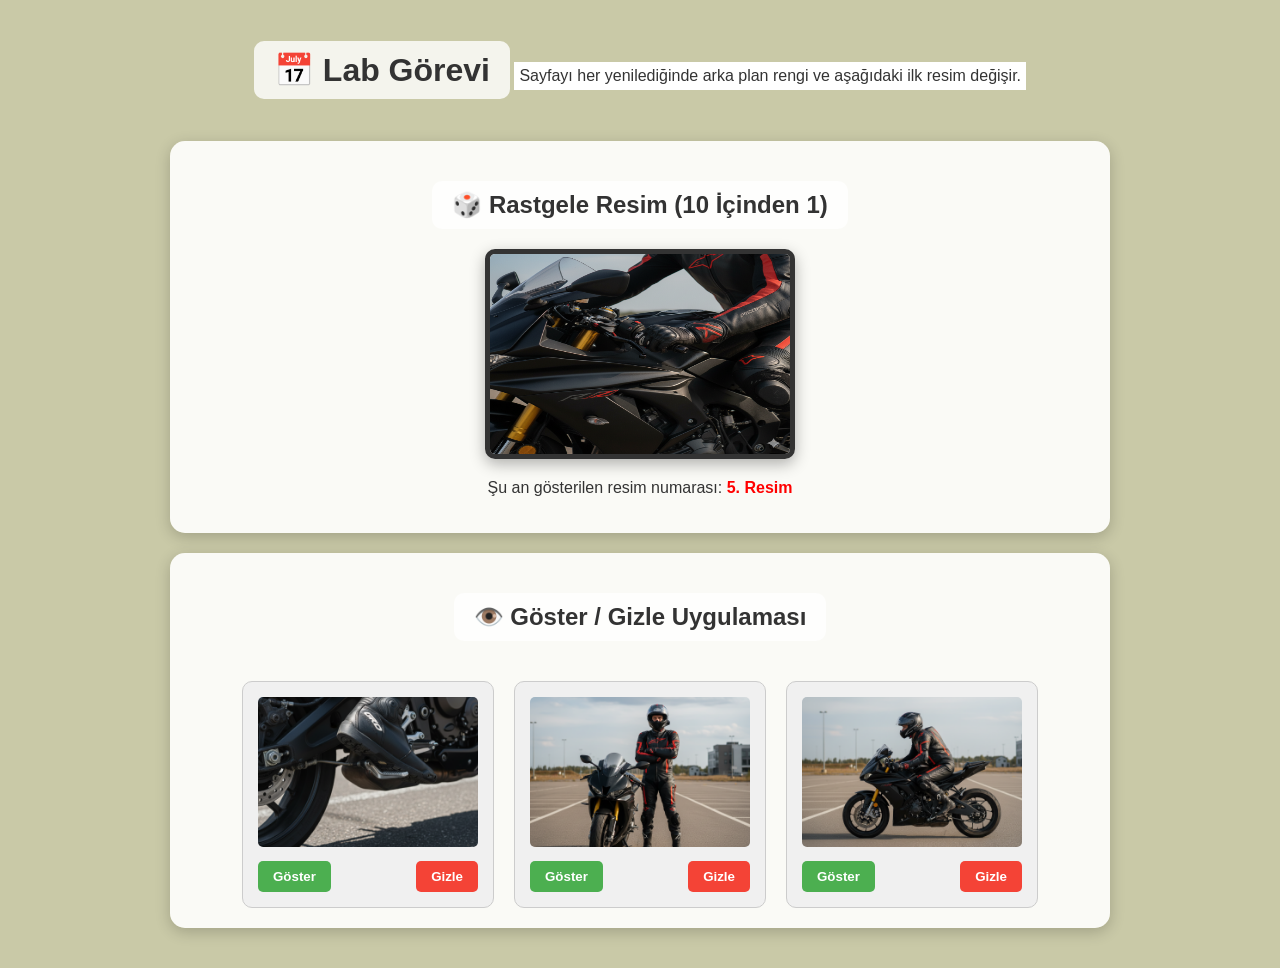
<file: ödev5/ödev5.html>
﻿<!DOCTYPE html>
<html lang="tr">
<head>
    <meta charset="UTF-8">
    <meta name="viewport" content="width=device-width, initial-scale=1.0">
    <title>Lab Görevi - JS Uygulamaları</title>
    <style>
        /* Temel Stil Ayarları */
        body {
            font-family: 'Segoe UI', Tahoma, Geneva, Verdana, sans-serif;
            text-align: center;
            margin: 0;
            padding: 20px;
            transition: background-color 0.5s ease; /* Renk değişimi yumuşak olsun */
            color: #333;
        }

        h1, h2 {
            background-color: rgba(255, 255, 255, 0.8); /* Arka plan koyu olursa yazı okunsun */
            display: inline-block;
            padding: 10px 20px;
            border-radius: 10px;
        }

        .container {
            background-color: rgba(255, 255, 255, 0.9);
            max-width: 900px;
            margin: 20px auto;
            padding: 20px;
            border-radius: 15px;
            box-shadow: 0 4px 15px rgba(0,0,0,0.2);
        }

        /* Görev 2: Rastgele Resim Stili */
        #randomImageContainer img {
            width: 300px;
            height: 200px;
            border: 5px solid #333;
            border-radius: 10px;
            box-shadow: 0 5px 15px rgba(0,0,0,0.3);
        }

        /* Görev 3: 3'lü Resim Alanı Stili */
        .gallery {
            display: flex;
            justify-content: center;
            gap: 20px;
            flex-wrap: wrap;
            margin-top: 20px;
        }

        .card {
            background: #f0f0f0;
            padding: 15px;
            border-radius: 10px;
            border: 1px solid #ccc;
            width: 220px;
        }

            .card img {
                width: 100%;
                height: 150px;
                object-fit: cover;
                border-radius: 5px;
                margin-bottom: 10px;
                transition: opacity 0.3s ease;
            }

        .btn-group {
            display: flex;
            justify-content: space-between;
        }

        button {
            padding: 8px 15px;
            border: none;
            border-radius: 5px;
            cursor: pointer;
            font-weight: bold;
            transition: transform 0.1s;
        }

            button:active {
                transform: scale(0.95);
            }

        .btn-show {
            background-color: #4CAF50;
            color: white;
        }

        .btn-hide {
            background-color: #f44336;
            color: white;
        }
    </style>
</head>
<body>

    <h1>📅 Lab Görevi</h1>
    <p style="background: white; display:inline-block; padding: 5px;">Sayfayı her yenilediğinde arka plan rengi ve aşağıdaki ilk resim değişir.</p>

    <div class="container">
        <h2>🎲 Rastgele Resim (10 İçinden 1)</h2>
        <div id="randomImageContainer">
            <img id="randomDisplay" src="" alt="Rastgele Resim">
        </div>
        <p>Şu an gösterilen resim numarası: <span id="imgNumber" style="font-weight:bold; color:red;"></span></p>
    </div>

    <div class="container">
        <h2>👁️ Göster / Gizle Uygulaması</h2>
        <div class="gallery">

            <div class="card">
                <img id="img1" src="resim1.jpg">
                <div class="btn-group">
                    <button class="btn-show" onclick="goster('img1')">Göster</button>
                    <button class="btn-hide" onclick="gizle('img1')">Gizle</button>
                </div>
            </div>

            <div class="card">
                <img id="img2" src="resim2.jpg">
                <div class="btn-group">
                    <button class="btn-show" onclick="goster('img2')">Göster</button>
                    <button class="btn-hide" onclick="gizle('img2')">Gizle</button>
                </div>
            </div>

            <div class="card">
                <img id="img3" src="resim3.jpg">
                <div class="btn-group">
                    <button class="btn-show" onclick="goster('img3')">Göster</button>
                    <button class="btn-hide" onclick="gizle('img3')">Gizle</button>
                </div>
            </div>

        </div>
    </div>

    <script>
        // --- GÖREV 1: Body Arka Planını Rastgele Değiştirme ---
        function rastgeleArkaPlan() {
            // Rastgele R, G, B değerleri oluştur (0-255 arası)
            const r = Math.floor(Math.random() * 256);
            const g = Math.floor(Math.random() * 256);
            const b = Math.floor(Math.random() * 256);

            // Body rengini ayarla
            document.body.style.backgroundColor = `rgb(${r}, ${g}, ${b})`;
        }

        // --- GÖREV 2: 10 Resimden Birini Rastgele Seçme ---
        function rastgeleResimSec() {
            // 10 adet resim yolunu içeren bir dizi (Array)
            // NOT: Kendi bilgisayarındaki resimler için 'resim1.jpg', 'resim2.jpg' vb. kullanabilirsin.
            const resimListesi = [
                "resim1.jpg",
                "resim2.jpg",
                "resim3.jpg",
                "resim4.jpg",
                "resim5.jpg",
                "resim6.jpg",
                "resim7.jpg",
                "resim8.jpg",
                "resim9.jpg",
                "resim10.jpg"
            ];

            // 0 ile 9 arasında rastgele bir sayı üret
            const rastgeleIndex = Math.floor(Math.random() * resimListesi.length);

            // HTML'deki img etiketini bul ve kaynağını (src) değiştir
            const imgEtiketi = document.getElementById('randomDisplay');
            imgEtiketi.src = resimListesi[rastgeleIndex];

            // Hangi resmin seçildiğini ekrana yazdıralım (Opsiyonel)
            document.getElementById('imgNumber').innerText = (rastgeleIndex + 1) + ". Resim";
        }

        // --- GÖREV 3: Göster / Gizle Fonksiyonları ---

        // Resmi Görünür Yapma
        function goster(resimId) {
            const resim = document.getElementById(resimId);
            resim.style.visibility = "visible"; // display:block yerine visibility kullanarak yer kaymasını engelledim
            resim.style.opacity = "1";
        }

        // Resmi Gizleme
        function gizle(resimId) {
            const resim = document.getElementById(resimId);
            resim.style.visibility = "hidden"; // Tamamen yok etmek yerine görünmez yaptık (yer tutmaya devam eder)
            resim.style.opacity = "0";
        }

        // --- Sayfa Yüklendiğinde Çalışacak Fonksiyonlar ---
        window.onload = function() {
            rastgeleArkaPlan(); // Görev 1'i çalıştır
            rastgeleResimSec(); // Görev 2'yi çalıştır
        };

    </script>
</body>
</html>
</file>
<file: Ödev6/eski/style.css>
.container {
  display: flex;
  flex-direction: column;
  align-items: center;
  justify-content: center;
}

.button {
  display: flex;
  justify-content: center;
  margin-top: 15px;
}

.btn {
  background-color: #4caf50;
  border: none;
  color: white;
  padding: 10px 20px;
  text-align: center;
  text-decoration: none;
  display: inline-block;
  font-size: 16px;
  margin: 10px;
  cursor: pointer;
  border-radius: 5px;
}

.btn:hover {
  background-color: #3e8e41;
}

.control {
  text-align: center;
}

canvas {
  background: #000;
}
</file>
